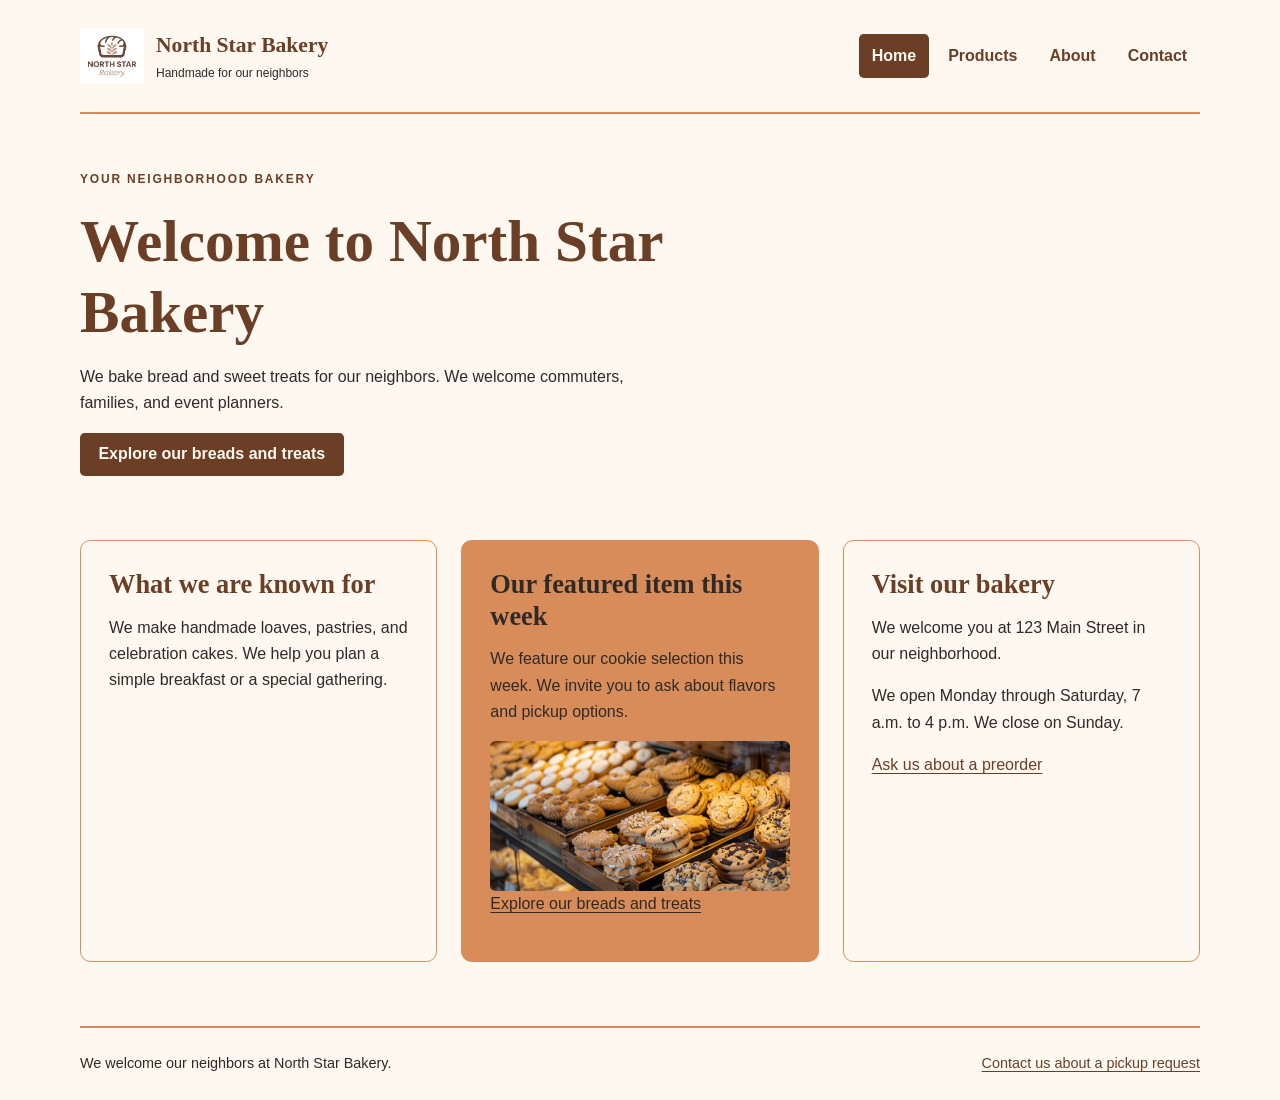
<file: index.html>
<!DOCTYPE html>
<html lang="en">
<head>
  <meta charset="UTF-8">
  <meta name="viewport" content="width=device-width, initial-scale=1">
  <title>Welcome to North Star Bakery | North Star Bakery</title>
  <link rel="stylesheet" href="styles.css?v=4">
  <script src="app.js?v=4" defer></script>
</head>
<body>
  <a class="skip-link" href="#main-content">Skip to main content</a>
  <header>
    <a class="brand" href="index.html"><img src="bakery-logo_c.png" alt="" width="64"> <span>North Star Bakery<small>Handmade for our neighbors</small></span></a>
    <nav aria-label="Main navigation">
      <ul>
      <li><a href="index.html" aria-current="page">Home</a></li>
      <li><a href="products.html">Products</a></li>
      <li><a href="about.html">About</a></li>
      <li><a href="contact.html">Contact</a></li>
      </ul>
    </nav>
  </header>
  <main id="main-content" class="home">
    <div class="intro"><p class="eyebrow">YOUR NEIGHBORHOOD BAKERY</p><h1>Welcome to North Star Bakery</h1>
    <p>We bake bread and sweet treats for our neighbors.
      We welcome commuters, families, and event planners.</p><a class="button" href="products.html">Explore our breads and treats</a></div><div class="sections">

    <section>
      <h2>What we are known for</h2>
      <p>We make handmade loaves, pastries, and celebration cakes.
        We help you plan a simple breakfast or a special gathering.</p>
    </section>
    <section>
      <h2>Our featured item this week</h2>
      <p>We feature our cookie selection this week.
        We invite you to ask about flavors and pickup options.</p>
      <picture>
        <source media="(min-width: 800px)"
          srcset="bakery-feature-large_c.png">
        <img src="bakery-feature-small_c.png"
          alt="Cookies and cupcakes arranged in a bakery display"
          width="320">
      </picture>
      <p><a href="products.html">Explore our breads and treats</a></p>
    </section>
    <section>
      <h2>Visit our bakery</h2>
      <p>We welcome you at 123 Main Street in our neighborhood.</p>
      <p>We open Monday through Saturday, 7 a.m. to 4 p.m.
        We close on Sunday.</p>
      <p><a href="contact.html">Ask us about a preorder</a></p>
    </section>
    </div>
  </main>
  <footer>
    <p>We welcome our neighbors at North Star Bakery.</p>
    <p><a href="contact.html">Contact us about a pickup request</a></p>
  </footer>
</body>
</html>
</file>
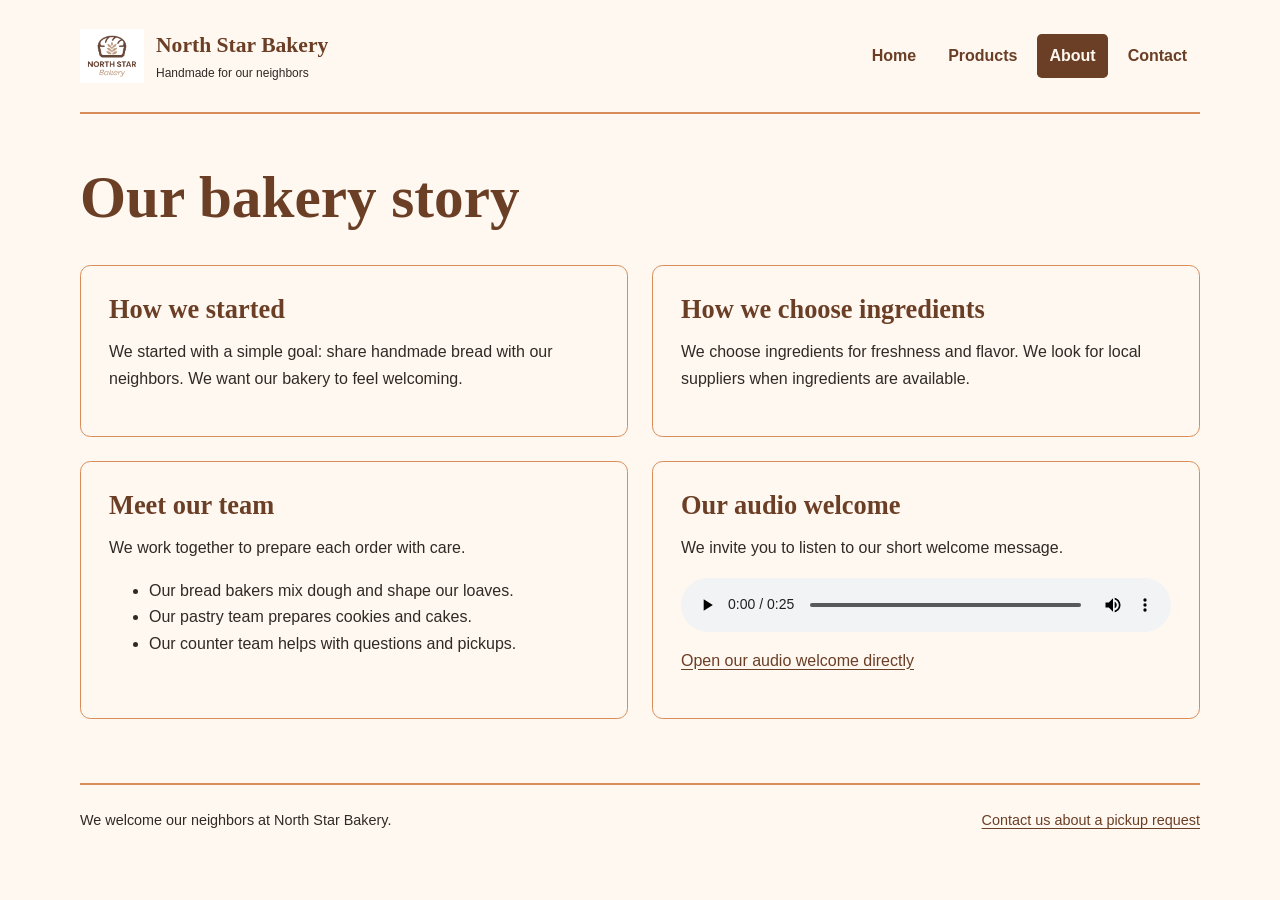
<file: about.html>
<!DOCTYPE html>
<html lang="en">
<head>
  <meta charset="UTF-8">
  <meta name="viewport" content="width=device-width, initial-scale=1">
  <title>Our bakery story | North Star Bakery</title>
  <link rel="stylesheet" href="styles.css?v=4">
  <script src="app.js?v=4" defer></script>
</head>
<body>
  <a class="skip-link" href="#main-content">Skip to main content</a>
  <header>
    <a class="brand" href="index.html"><img src="bakery-logo_c.png" alt="" width="64"> <span>North Star Bakery<small>Handmade for our neighbors</small></span></a>
    <nav aria-label="Main navigation">
      <ul>
      <li><a href="index.html">Home</a></li>
      <li><a href="products.html">Products</a></li>
      <li><a href="about.html" aria-current="page">About</a></li>
      <li><a href="contact.html">Contact</a></li>
      </ul>
    </nav>
  </header>
  <main id="main-content">
    <h1>Our bakery story</h1>
    <div class="sections">
    <section>
      <h2>How we started</h2>
      <p>We started with a simple goal: share handmade bread with
        our neighbors. We want our bakery to feel welcoming.</p>
    </section>
    <section>
      <h2>How we choose ingredients</h2>
      <p>We choose ingredients for freshness and flavor.
        We look for local suppliers when ingredients are available.</p>
    </section>
    <section>
      <h2>Meet our team</h2>
      <p>We work together to prepare each order with care.</p>
      <ul>
        <li>Our bread bakers mix dough and shape our loaves.</li>
        <li>Our pastry team prepares cookies and cakes.</li>
        <li>Our counter team helps with questions and pickups.</li>
      </ul>
    </section>
    <section>
      <h2>Our audio welcome</h2>
      <p>We invite you to listen to our short welcome message.</p>
      <audio controls preload="metadata">
        <source src="bakery-welcome_c.mp3" type="audio/mpeg">
        Your browser does not support audio playback.
        <a href="bakery-welcome_c.mp3">Download our welcome</a>.
      </audio>
      <p><a href="bakery-welcome_c.mp3">
        Open our audio welcome directly</a></p>
    </section>
    </div>
  </main>
  <footer>
    <p>We welcome our neighbors at North Star Bakery.</p>
    <p><a href="contact.html">Contact us about a pickup request</a></p>
  </footer>
</body>
</html>
</file>
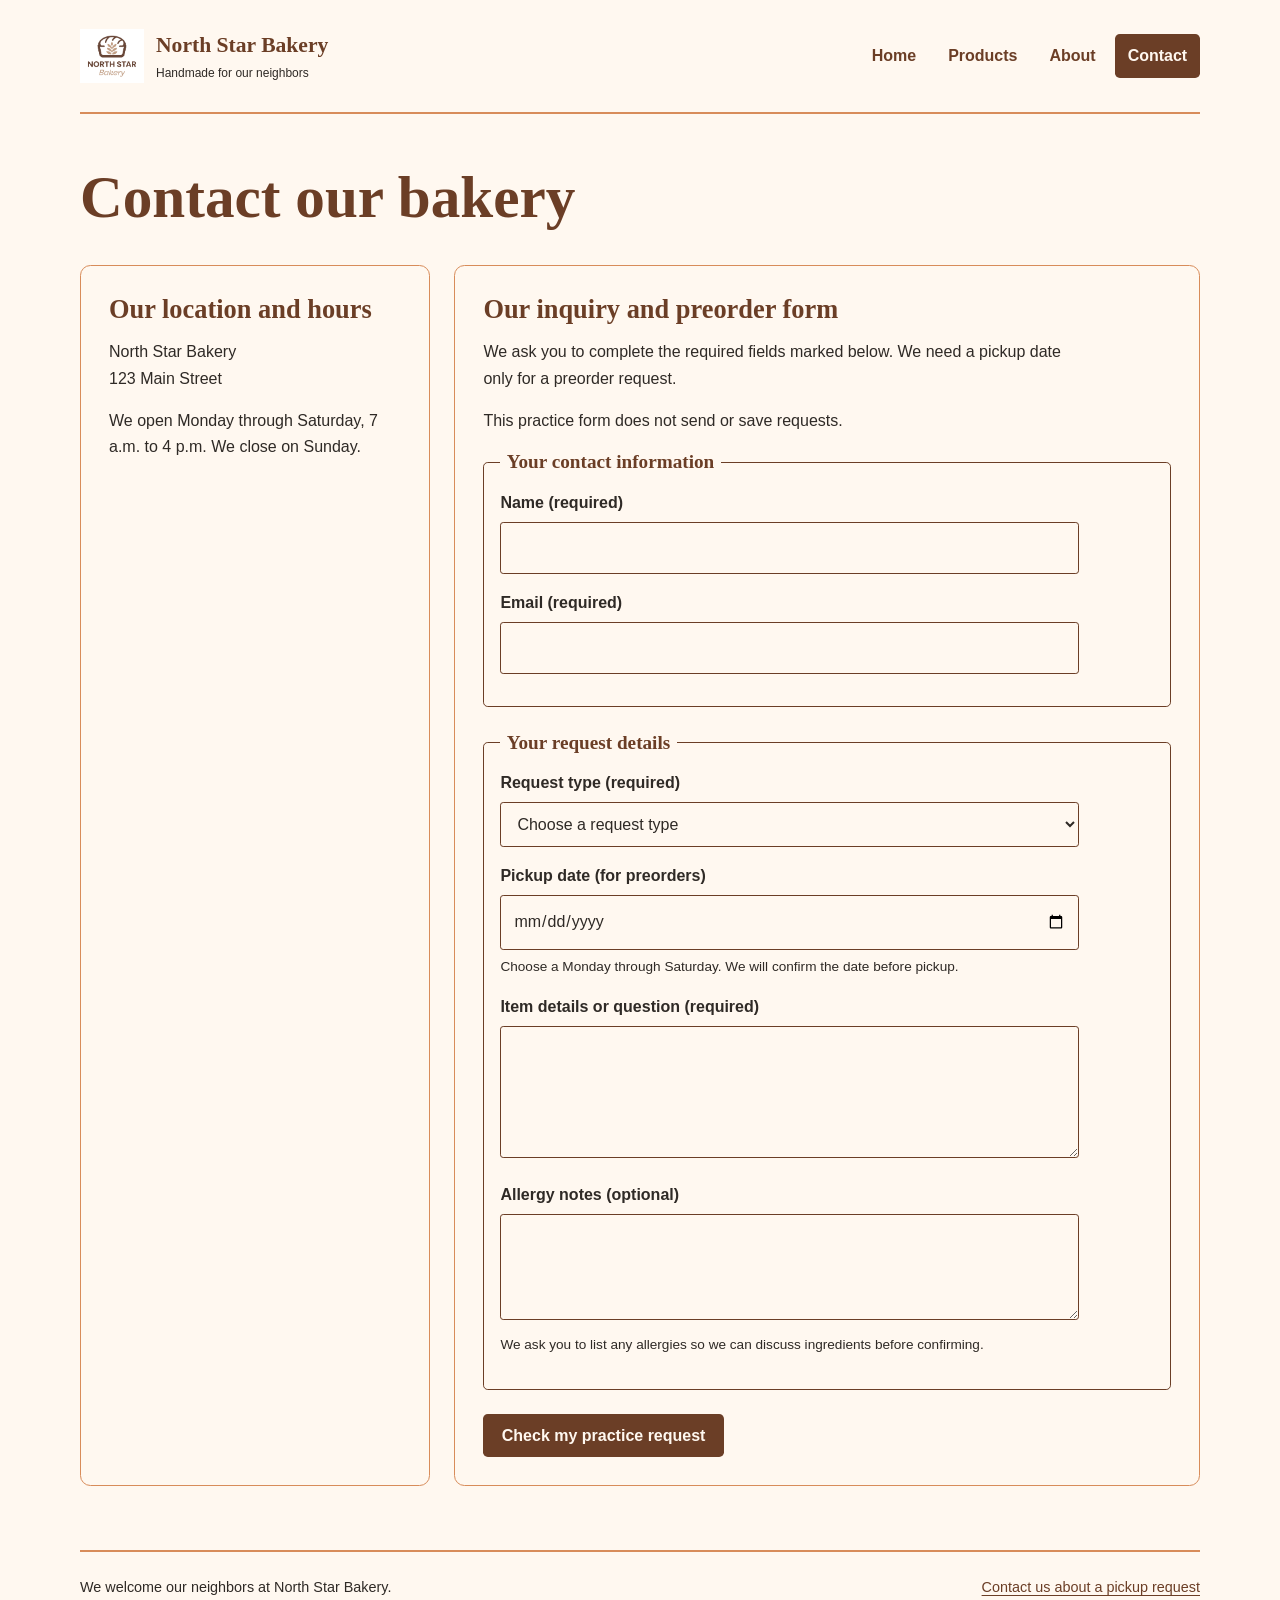
<file: contact.html>
<!DOCTYPE html>
<html lang="en">
<head>
  <meta charset="UTF-8">
  <meta name="viewport" content="width=device-width, initial-scale=1">
  <title>Contact our bakery | North Star Bakery</title>
  <link rel="stylesheet" href="styles.css?v=4">
  <script src="app.js?v=4" defer></script>
</head>
<body>
  <a class="skip-link" href="#main-content">Skip to main content</a>
  <header>
    <a class="brand" href="index.html"><img src="bakery-logo_c.png" alt="" width="64"> <span>North Star Bakery<small>Handmade for our neighbors</small></span></a>
    <nav aria-label="Main navigation">
      <ul>
      <li><a href="index.html">Home</a></li>
      <li><a href="products.html">Products</a></li>
      <li><a href="about.html">About</a></li>
      <li><a href="contact.html" aria-current="page">Contact</a></li>
      </ul>
    </nav>
  </header>
  <main id="main-content">
    <h1>Contact our bakery</h1>
    <div class="sections contact-layout">
    <section>
      <h2>Our location and hours</h2>
      <address>North Star Bakery<br>123 Main Street</address>
      <p>We open Monday through Saturday, 7 a.m. to 4 p.m.
        We close on Sunday.</p>
    </section>
    <section>
      <h2>Our inquiry and preorder form</h2>
      <p>We ask you to complete the required fields marked below.
        We need a pickup date only for a preorder request.</p>
      <p>This practice form does not send or save requests.</p>
      <p id="contact-favorites" hidden></p>
      <p id="form-status" role="status" aria-live="polite"></p>
      <form id="request-form" action="contact.html" method="get">
        <fieldset>
          <legend>Your contact information</legend>
          <p>
            <label for="name">Name (required)</label>
            <input id="name" name="name" type="text"
              autocomplete="name" required maxlength="100">
          </p>
          <p>
            <label for="email">Email (required)</label>
            <input id="email" name="email" type="email"
              autocomplete="email" required maxlength="254">
          </p>
        </fieldset>
        <fieldset>
          <legend>Your request details</legend>
          <p>
            <label for="request-type">Request type (required)</label>
            <select id="request-type" name="request-type" required>
              <option value="">Choose a request type</option>
              <option value="preorder">Preorder</option>
              <option value="question">General question</option>
            </select>
          </p>
          <p>
            <label for="pickup">Pickup date (for preorders)</label>
            <input id="pickup" name="pickup" type="date"
              aria-describedby="pickup-help">
            <span id="pickup-help">Choose a Monday through Saturday.
              We will confirm the date before pickup.</span>
          </p>
          <p>
            <label for="details">Item details or question (required)</label>
            <textarea id="details" name="details" rows="4" cols="30"
              required minlength="10" maxlength="1000"></textarea>
          </p>
          <p>
            <label for="allergies">Allergy notes (optional)</label>
            <textarea id="allergies" name="allergies" rows="3"
              cols="30" maxlength="500"
              aria-describedby="allergy-help"></textarea>
            <span id="allergy-help">We ask you to list any allergies
              so we can discuss ingredients before confirming.</span>
          </p>
        </fieldset>
        <button type="submit">Check my practice request</button>
      </form>
      <noscript><p>Your browser checks required fields and email format. Enable JavaScript for detailed feedback and a practice confirmation.</p></noscript>
    </section>
    </div>
  </main>
  <footer>
    <p>We welcome our neighbors at North Star Bakery.</p>
    <p><a href="contact.html">Contact us about a pickup request</a></p>
  </footer>
</body>
</html>
</file>
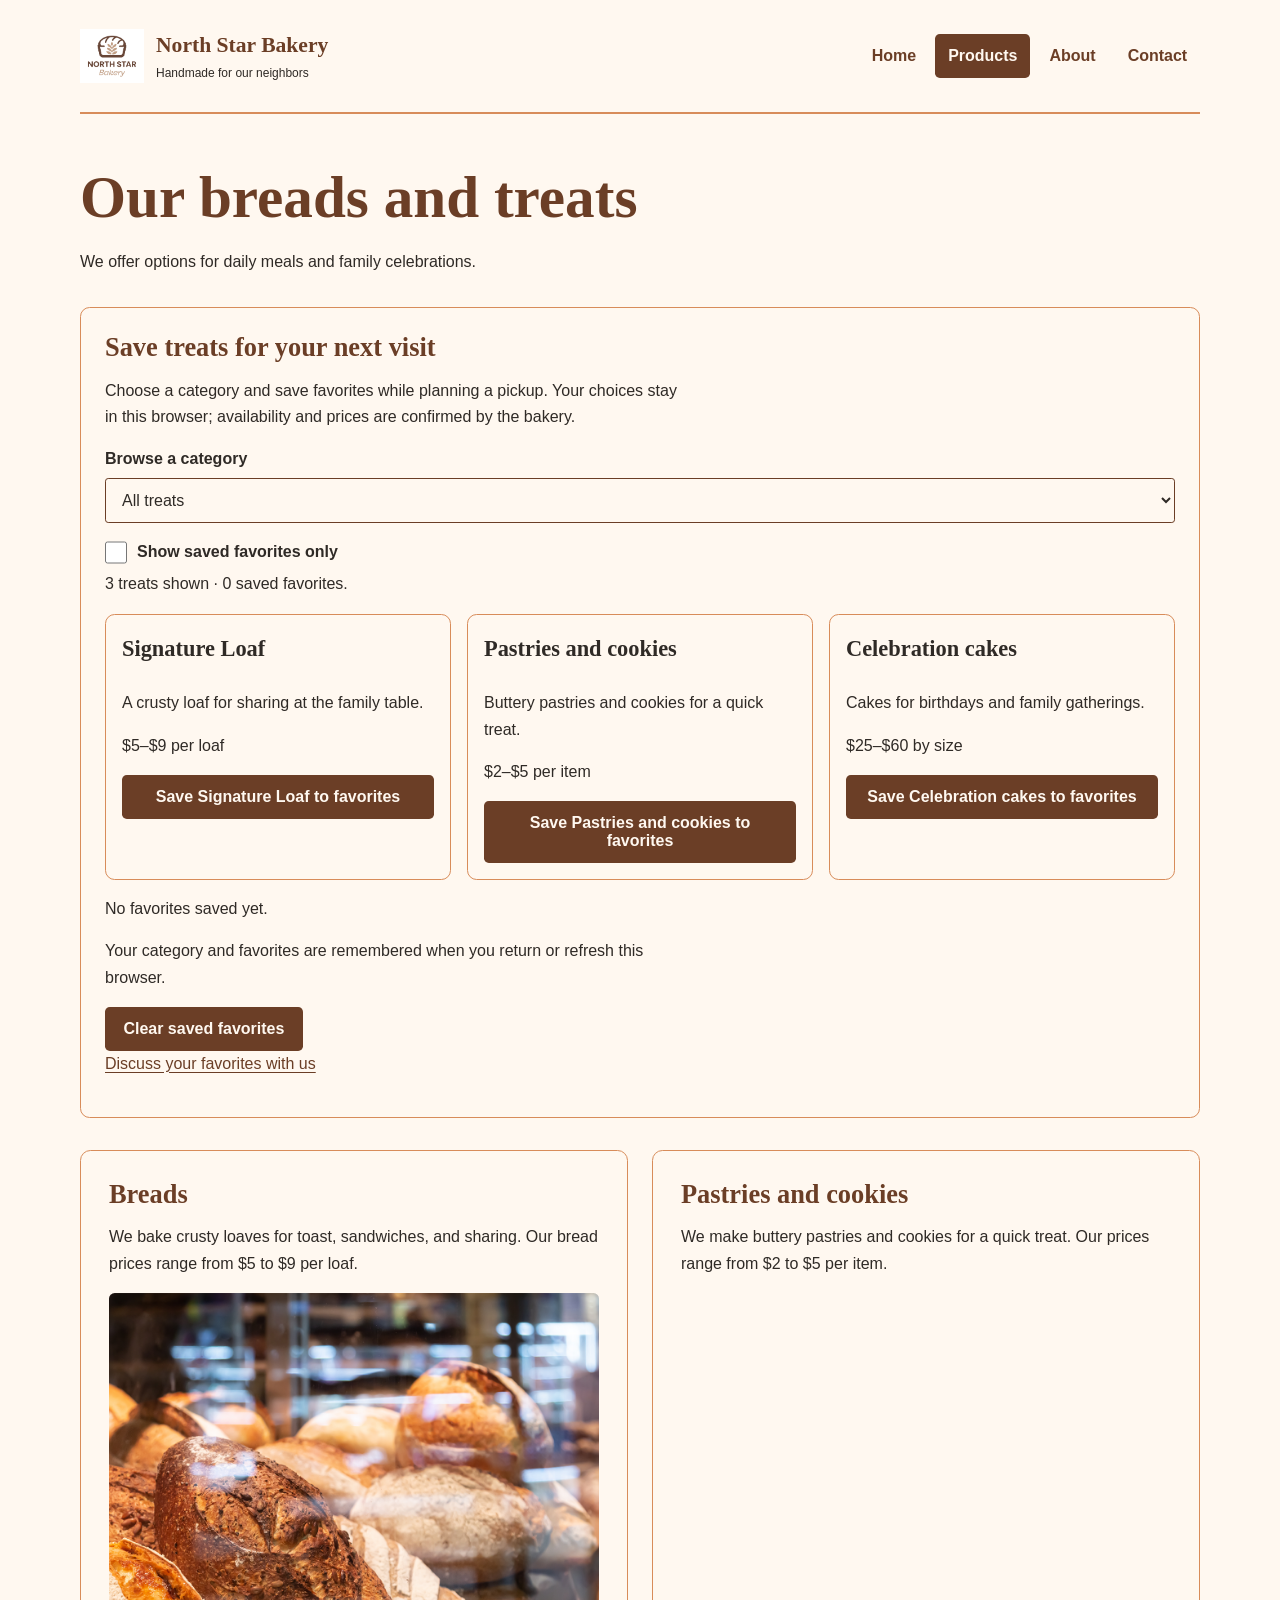
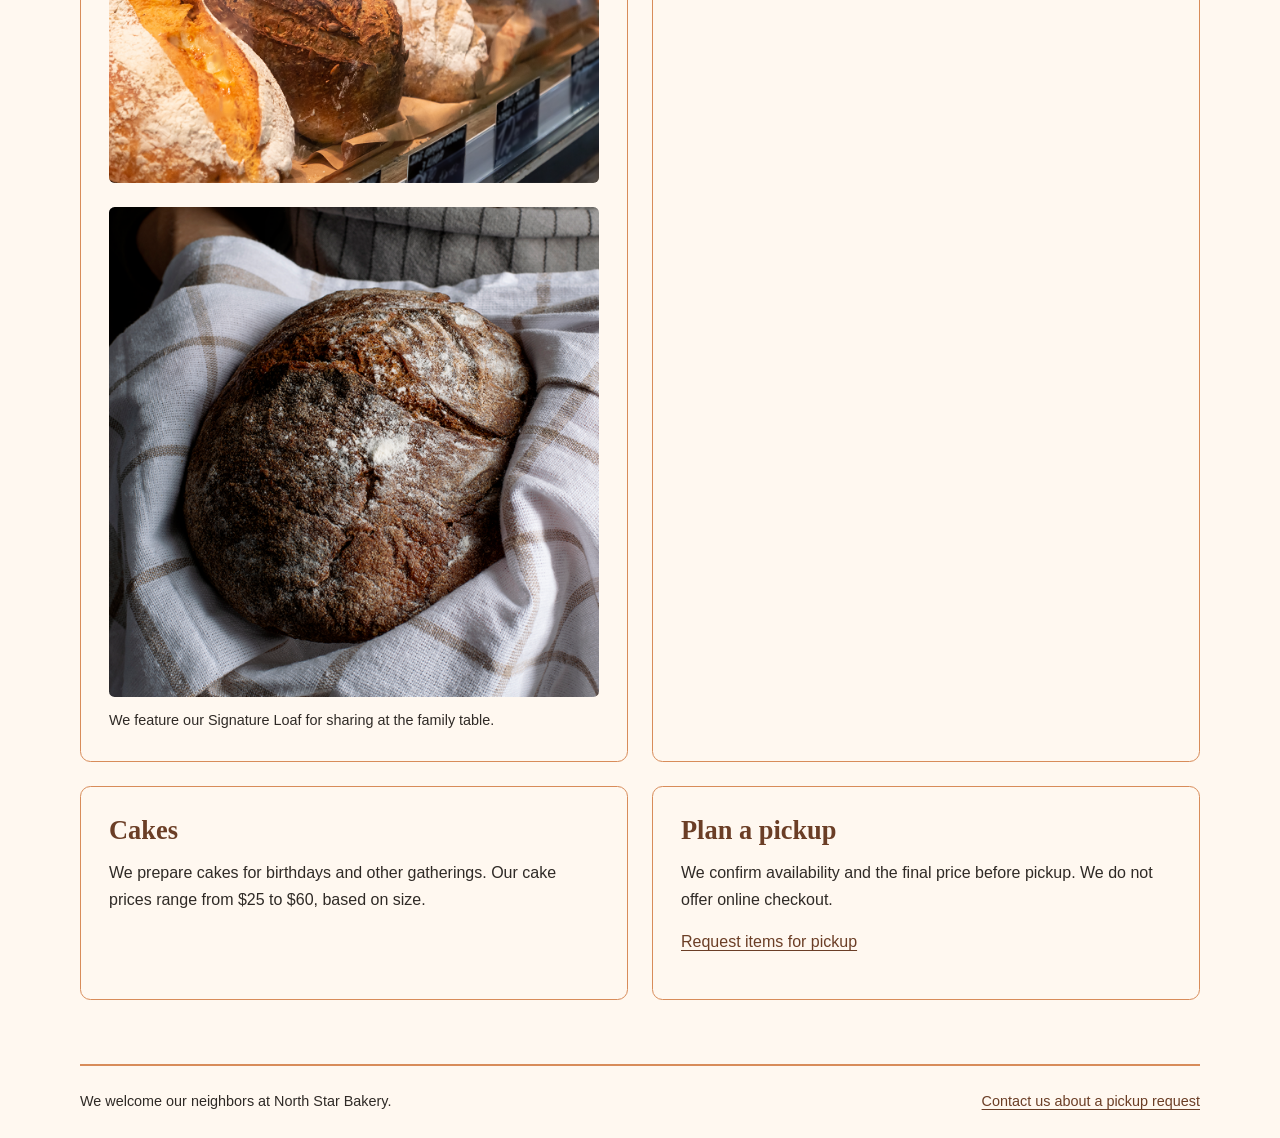
<file: products.html>
<!DOCTYPE html>
<html lang="en">
<head>
  <meta charset="UTF-8">
  <meta name="viewport" content="width=device-width, initial-scale=1">
  <title>Our breads and treats | North Star Bakery</title>
  <link rel="stylesheet" href="styles.css?v=4">
  <script src="app.js?v=4" defer></script>
</head>
<body>
  <a class="skip-link" href="#main-content">Skip to main content</a>
  <header>
    <a class="brand" href="index.html"><img src="bakery-logo_c.png" alt="" width="64"> <span>North Star Bakery<small>Handmade for our neighbors</small></span></a>
    <nav aria-label="Main navigation">
      <ul>
      <li><a href="index.html">Home</a></li>
      <li><a href="products.html" aria-current="page">Products</a></li>
      <li><a href="about.html">About</a></li>
      <li><a href="contact.html">Contact</a></li>
      </ul>
    </nav>
  </header>
  <main id="main-content">
    <h1>Our breads and treats</h1>
    <p>We offer options for daily meals and family celebrations.</p>
    <section class="product-planner" aria-labelledby="planner-title">
      <h2 id="planner-title">Save treats for your next visit</h2>
      <p>Choose a category and save favorites while planning a pickup. Your choices stay in this browser; availability and prices are confirmed by the bakery.</p>
      <div id="planner-controls" hidden>
        <label for="category-filter">Browse a category</label>
        <select id="category-filter"><option value="all">All treats</option><option value="breads">Breads</option><option value="pastries">Pastries and cookies</option><option value="cakes">Cakes</option></select>
        <label class="checkbox-label"><input id="favorites-only" type="checkbox"> Show saved favorites only</label>
        <p id="planner-status" role="status" aria-live="polite"></p>
        <div id="product-list" class="product-list"></div>
        <p id="saved-summary"></p>
        <p id="storage-note"></p>
        <button id="clear-favorites" type="button">Clear saved favorites</button>
        <p><a href="contact.html">Discuss your favorites with us</a></p>
      </div>
      <noscript><p>Enable JavaScript to filter treats and save favorites. You can still read all product categories below.</p></noscript>
    </section>
    <div class="sections">
    <section>
      <h2>Breads</h2>
      <p>We bake crusty loaves for toast, sandwiches, and sharing.
        Our bread prices range from $5 to $9 per loaf.</p>
      <img src="bakery-bread_c.png"
        alt="Crusty bread loaves displayed behind bakery glass"
        width="320">
      <figure>
        <img src="bakery-signature-loaf_c.png"
          alt="Round signature loaf dusted with flour on a cloth"
          width="320">
        <figcaption>We feature our Signature Loaf for sharing
          at the family table.</figcaption>
      </figure>
    </section>
    <section>
      <h2>Pastries and cookies</h2>
      <p>We make buttery pastries and cookies for a quick treat.
        Our prices range from $2 to $5 per item.</p>
    </section>
    <section>
      <h2>Cakes</h2>
      <p>We prepare cakes for birthdays and other gatherings.
        Our cake prices range from $25 to $60, based on size.</p>
    </section>
    <section>
      <h2>Plan a pickup</h2>
      <p>We confirm availability and the final price before pickup.
        We do not offer online checkout.</p>
      <p><a href="contact.html">Request items for pickup</a></p>
    </section>
    </div>
  </main>
  <footer>
    <p>We welcome our neighbors at North Star Bakery.</p>
    <p><a href="contact.html">Contact us about a pickup request</a></p>
  </footer>
</body>
</html>
</file>
<file: styles.css>
/* Four brand colors; two font families. Mobile-first layout. */
:root { --cream:#FFF8F0; --brown:#6B3E26; --peach:#D88C5A; --charcoal:#2F2A26; }
* { box-sizing:border-box; }
body { margin:0; background:var(--cream); color:var(--charcoal); font-family:Arial,sans-serif; font-size:1rem; line-height:1.65; }
a { color:var(--brown); text-underline-offset:.2em; }
a:hover { text-decoration-thickness:3px; }
a:focus-visible,button:focus-visible,input:focus-visible,select:focus-visible,textarea:focus-visible { outline:3px solid var(--brown); outline-offset:4px; }
.skip-link { position:absolute; left:1rem; top:-6rem; padding:.75rem; background:var(--cream); z-index:10; }
.skip-link:focus { top:1rem; }
header,main,footer { width:min(1120px,100% - 2rem); margin-inline:auto; }
header { display:flex; flex-direction:column; gap:1.25rem; padding-block:1.5rem; border-bottom:2px solid var(--peach); }
.brand { display:flex; align-items:center; gap:.75rem; font-family:Georgia,serif; font-size:1.35rem; font-weight:bold; text-decoration:none; }
.brand img { width:64px; height:64px; object-fit:contain; }
.brand small { display:block; font-family:Arial,sans-serif; font-size:.75rem; font-weight:normal; color:var(--charcoal); }
nav ul { display:flex; flex-wrap:wrap; gap:.4rem; list-style:none; padding:0; margin:0; }
nav a { display:block; padding:.55rem .8rem; border-radius:.3rem; font-weight:bold; text-decoration:none; }
nav a[aria-current="page"],nav a:hover { background:var(--brown); color:var(--cream); }
main { padding-block:2rem 3rem; }
h1,h2,legend { font-family:Georgia,serif; color:var(--brown); line-height:1.2; }
h1 { font-size:clamp(2rem,5vw,3.7rem); max-width:20ch; margin:0 0 1rem; }
h2 { font-size:1.65rem; margin:0 0 .85rem; }
p { margin:0 0 1rem; max-width:65ch; }
.intro { padding-block:.5rem 2rem; max-width:750px; }
.eyebrow { font-size:.75rem; font-weight:bold; letter-spacing:.15em; color:var(--brown); }
.sections { display:flex; flex-direction:column; gap:1.5rem; margin-top:2rem; align-items:stretch; }
section { min-width:0; padding:1.5rem; border:1px solid var(--peach); border-radius:.65rem; }
.home section:nth-child(2) { background:var(--peach); }
.home section:nth-child(2) h2,.home section:nth-child(2) a { color:var(--charcoal); }
img,picture { max-width:100%; }
section img { display:block; width:100%; height:auto; border-radius:.35rem; }
figure { margin:1.5rem 0 0; }
figcaption { margin-top:.75rem; font-size:.9rem; }
.button,button { display:inline-block; border:0; border-radius:.3rem; padding:.8rem 1.15rem; background:var(--brown); color:var(--cream); font: bold 1rem Arial,sans-serif; text-decoration:none; cursor:pointer; }
.button:hover,button:hover { text-decoration:underline; }
fieldset { margin:0 0 1.5rem; padding:1rem; border:1px solid var(--brown); border-radius:.3rem; min-width:0; }
legend { padding:0 .4rem; font-size:1.2rem; font-weight:bold; }
label { display:block; font-weight:bold; margin-bottom:.35rem; }
input,select,textarea { width:100%; min-height:44px; padding:.75rem; border:1px solid var(--brown); border-radius:.2rem; background:var(--cream); color:var(--charcoal); font:inherit; }
textarea { resize:vertical; }
fieldset span { display:block; font-size:.85rem; margin-top:.4rem; }
audio { display:block; width:100%; margin:1rem 0; }
address { font-style:normal; margin-bottom:1rem; }
footer { display:flex; flex-direction:column; gap:.3rem; border-top:2px solid var(--peach); padding-block:1.5rem; font-size:.9rem; }
footer p { margin:0; }
@media (min-width:800px) {
 header { flex-direction:row; align-items:center; justify-content:space-between; }
 main { padding-block:3rem 4rem; }
 .sections { flex-direction:row; flex-wrap:wrap; gap:1.5rem; }
 .sections > section { flex:1 1 calc(50% - 1.5rem); }
 .home .sections > section { flex:1 1 calc(33.333% - 1.5rem); }
 .contact-layout > section:first-child { flex:1 1 28%; }
 .contact-layout > section:last-child { flex:2 1 60%; }
 section { padding:1.75rem; }
 footer { flex-direction:row; justify-content:space-between; }
}

/* Touchstone 4 interactive controls retain the existing bakery palette. */
[hidden] { display: none !important; }
.product-planner { margin: 2rem 0; padding: 1.5rem; border: 1px solid #D88C5A; border-radius: .6rem; }
.product-list { display: flex; flex-wrap: wrap; gap: 1rem; margin: 1rem 0; }
.product-card { flex: 1 1 230px; padding: 1rem; border: 1px solid #D88C5A; border-radius: .6rem; }
.product-card h3 { font-family: Georgia, serif; font-size: 1.4rem; margin-top: 0; }
.product-card button { width: 100%; }
button[aria-pressed="true"] { outline: 3px solid #D88C5A; outline-offset: 2px; }
.checkbox-label { display: flex; align-items: center; gap: .6rem; margin-top: 1rem; }
.checkbox-label input { width: 1.4rem; height: 1.4rem; min-height: 1.4rem; margin: 0; }
.field-error { display: block; font-weight: bold; color: #6B3E26; margin-top: .3rem; }
[aria-invalid="true"] { border: 2px solid #6B3E26; }
#form-status:not(:empty) { padding: .8rem; border: 2px solid #6B3E26; }
</file>
